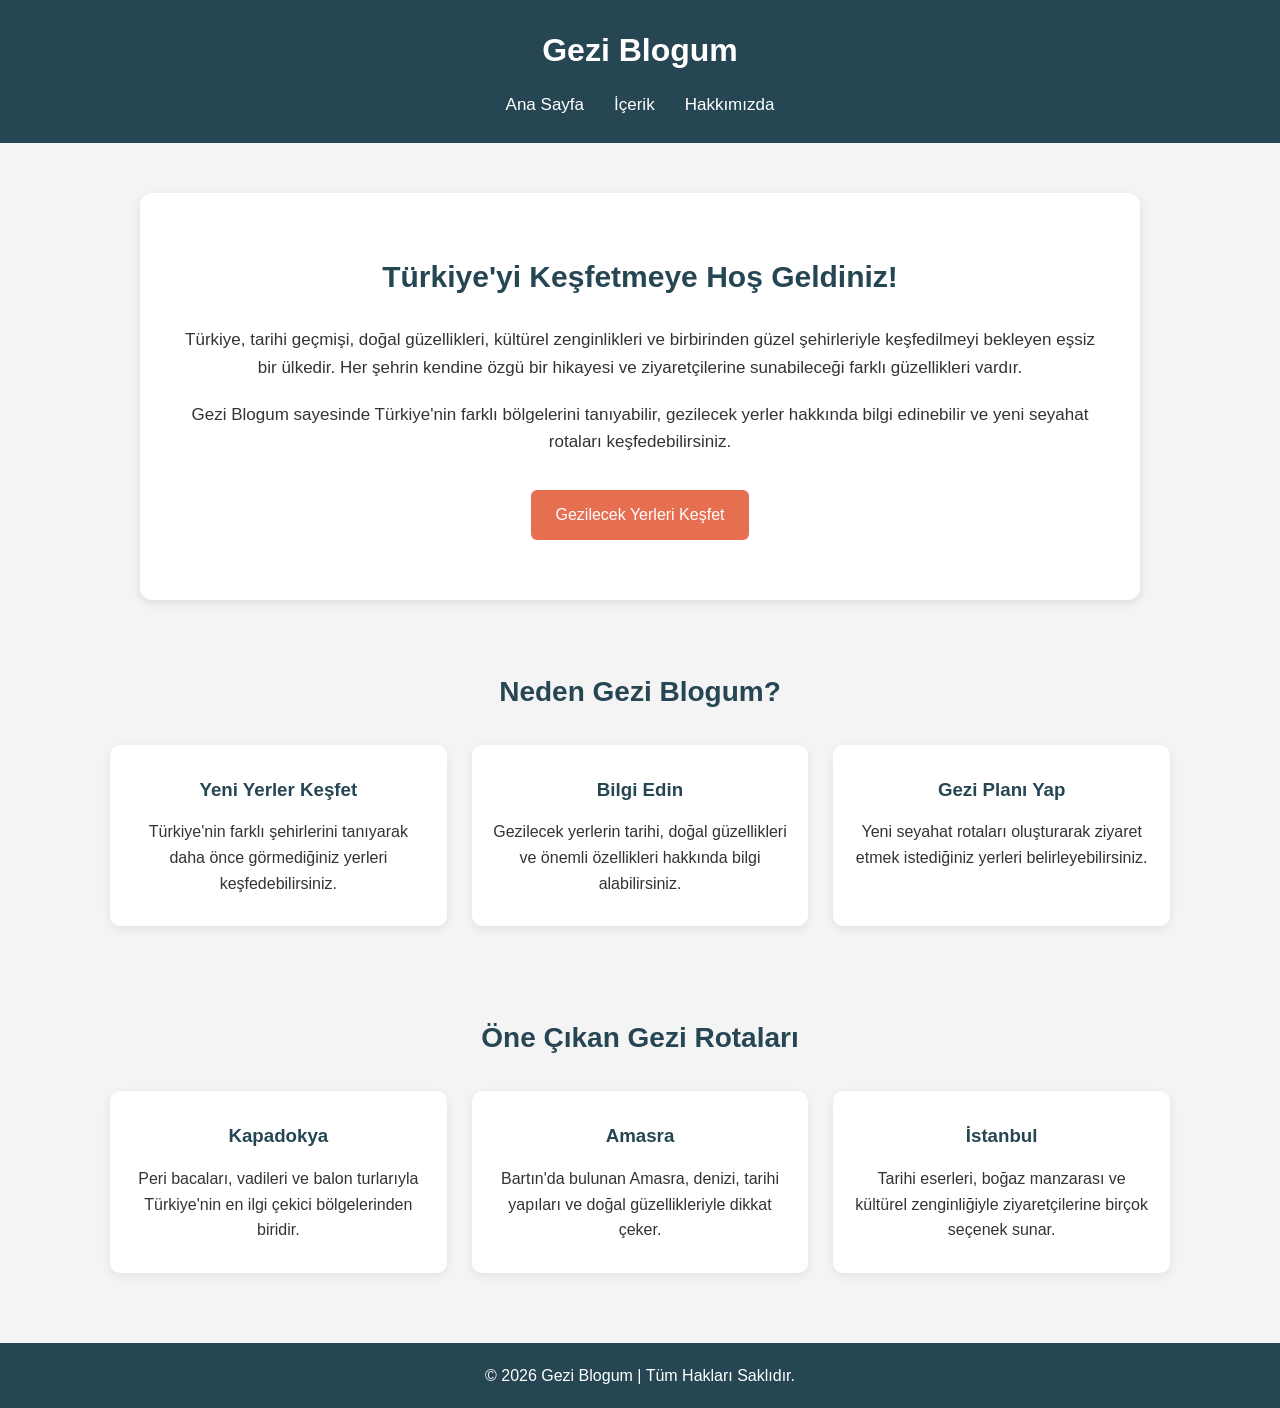
<file: index.html>
<!DOCTYPE html>
<html lang="tr">
<head>
    <meta charset="UTF-8">
    <meta name="viewport" content="width=device-width, initial-scale=1.0">
    <title>Gezi Blogum - Ana Sayfa</title>
    <link rel="stylesheet" href="style.css">
</head>
<body>

    <header class="header">
        <h1>Gezi Blogum</h1>

        <nav>
            <ul>
                <li><a href="index.html">Ana Sayfa</a></li>
                <li><a href="icerik.html">İçerik</a></li>
                <li><a href="hakkimizda.html">Hakkımızda</a></li>
            </ul>
        </nav>
    </header>

    <main>

        <section class="anasayfa">
            <h2>Türkiye'yi Keşfetmeye Hoş Geldiniz!</h2>

            <p>
                Türkiye, tarihi geçmişi, doğal güzellikleri,
                kültürel zenginlikleri ve birbirinden güzel
                şehirleriyle keşfedilmeyi bekleyen eşsiz bir ülkedir.
                Her şehrin kendine özgü bir hikayesi ve
                ziyaretçilerine sunabileceği farklı güzellikleri vardır.
            </p>

            <p>
                Gezi Blogum sayesinde Türkiye'nin farklı bölgelerini
                tanıyabilir, gezilecek yerler hakkında bilgi edinebilir
                ve yeni seyahat rotaları keşfedebilirsiniz.
            </p>

            <a href="icerik.html" class="buton">
                Gezilecek Yerleri Keşfet
            </a>
        </section>

        <section class="tanitim">
            <h2>Neden Gezi Blogum?</h2>

            <div class="tanitim-kartlar">

                <div class="tanitim-kart">
                    <h3>Yeni Yerler Keşfet</h3>
                    <p>
                        Türkiye'nin farklı şehirlerini tanıyarak
                        daha önce görmediğiniz yerleri keşfedebilirsiniz.
                    </p>
                </div>

                <div class="tanitim-kart">
                    <h3>Bilgi Edin</h3>
                    <p>
                        Gezilecek yerlerin tarihi, doğal güzellikleri
                        ve önemli özellikleri hakkında bilgi alabilirsiniz.
                    </p>
                </div>

                <div class="tanitim-kart">
                    <h3>Gezi Planı Yap</h3>
                    <p>
                        Yeni seyahat rotaları oluşturarak
                        ziyaret etmek istediğiniz yerleri belirleyebilirsiniz.
                    </p>
                </div>

            </div>
        </section>

        <section class="one-cikan">
            <h2>Öne Çıkan Gezi Rotaları</h2>

            <div class="rota-kartlar">

                <div class="rota-kart">
                    <h3>Kapadokya</h3>
                    <p>
                        Peri bacaları, vadileri ve balon turlarıyla
                        Türkiye'nin en ilgi çekici bölgelerinden biridir.
                    </p>
                </div>

                <div class="rota-kart">
                    <h3>Amasra</h3>
                    <p>
                        Bartın'da bulunan Amasra, denizi, tarihi
                        yapıları ve doğal güzellikleriyle dikkat çeker.
                    </p>
                </div>

                <div class="rota-kart">
                    <h3>İstanbul</h3>
                    <p>
                        Tarihi eserleri, boğaz manzarası ve kültürel
                        zenginliğiyle ziyaretçilerine birçok seçenek sunar.
                    </p>
                </div>

            </div>
        </section>

    </main>

    <footer>
        <p>© 2026 Gezi Blogum | Tüm Hakları Saklıdır.</p>
    </footer>

</body>
</html>
</file>
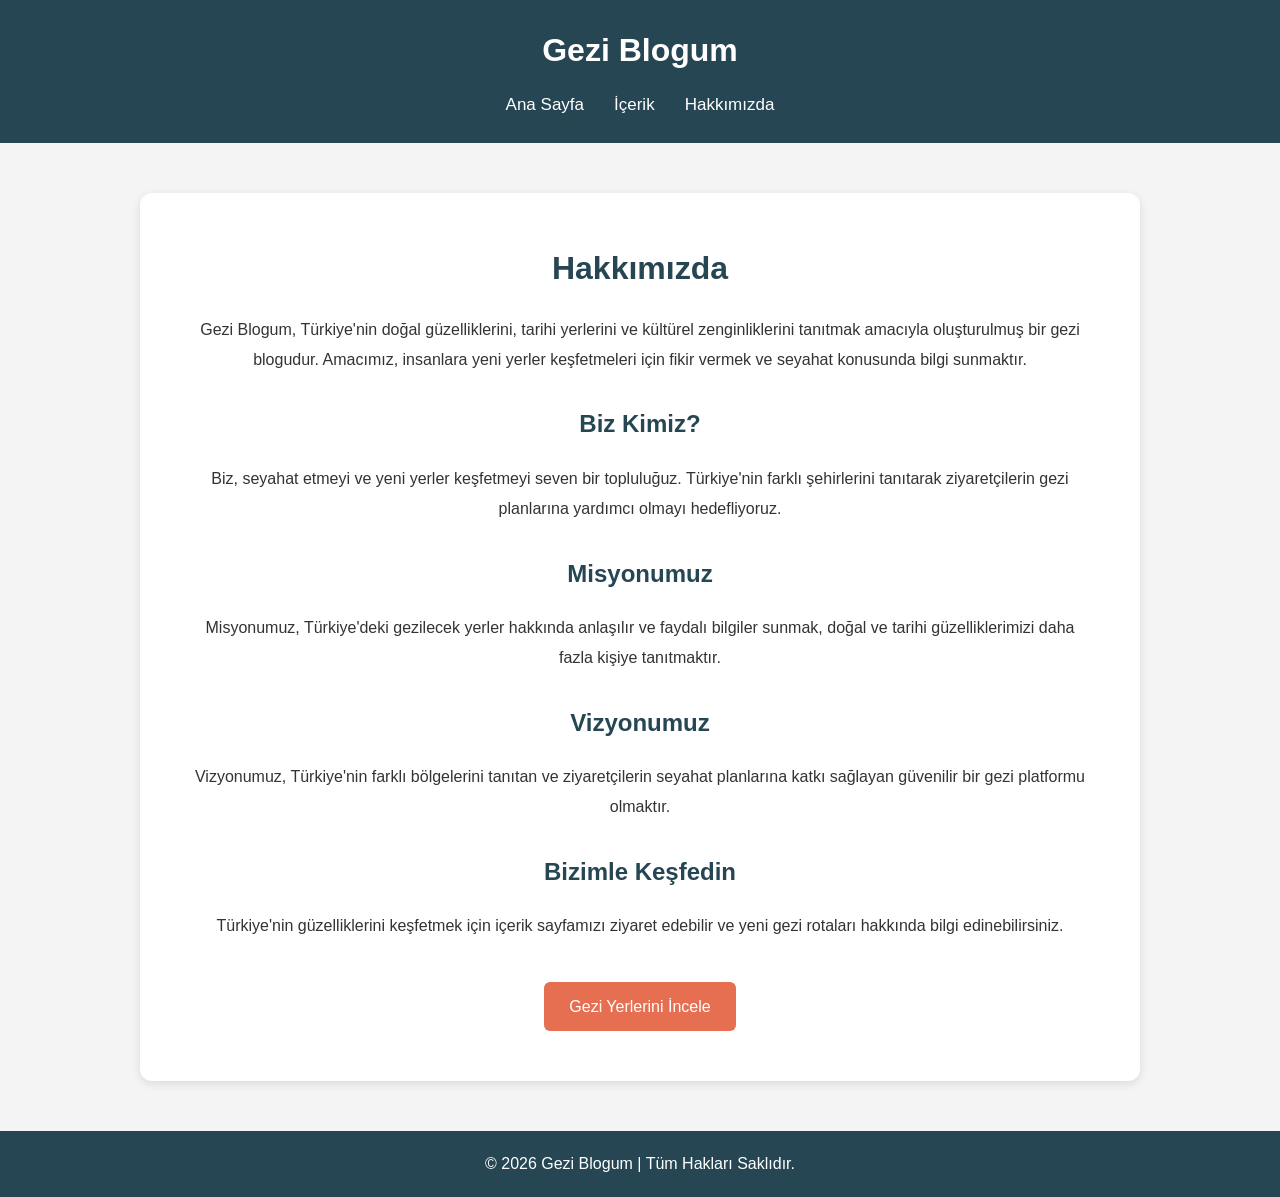
<file: hakkimizda.html>
<!DOCTYPE html>
<html lang="tr">
<head>
    <meta charset="UTF-8">
    <meta name="viewport" content="width=device-width, initial-scale=1.0">
    <title>Gezi Blogum - Hakkımızda</title>
    <link rel="stylesheet" href="style.css">
</head>
<body>

    <header class="header">
        <h1>Gezi Blogum</h1>

        <nav>
            <ul>
                <li><a href="index.html">Ana Sayfa</a></li>
                <li><a href="icerik.html">İçerik</a></li>
                <li><a href="hakkimizda.html">Hakkımızda</a></li>
            </ul>
        </nav>
    </header>

    <main class="hakkimizda-sayfa">

        <h2>Hakkımızda</h2>

        <p>
            Gezi Blogum, Türkiye'nin doğal güzelliklerini,
            tarihi yerlerini ve kültürel zenginliklerini
            tanıtmak amacıyla oluşturulmuş bir gezi blogudur.
            Amacımız, insanlara yeni yerler keşfetmeleri için
            fikir vermek ve seyahat konusunda bilgi sunmaktır.
        </p>

        <h2>Biz Kimiz?</h2>

        <p>
            Biz, seyahat etmeyi ve yeni yerler keşfetmeyi
            seven bir topluluğuz. Türkiye'nin farklı
            şehirlerini tanıtarak ziyaretçilerin gezi
            planlarına yardımcı olmayı hedefliyoruz.
        </p>

        <h2>Misyonumuz</h2>

        <p>
            Misyonumuz, Türkiye'deki gezilecek yerler hakkında
            anlaşılır ve faydalı bilgiler sunmak, doğal ve
            tarihi güzelliklerimizi daha fazla kişiye tanıtmaktır.
        </p>

        <h2>Vizyonumuz</h2>

        <p>
            Vizyonumuz, Türkiye'nin farklı bölgelerini
            tanıtan ve ziyaretçilerin seyahat planlarına
            katkı sağlayan güvenilir bir gezi platformu olmaktır.
        </p>

        <h2>Bizimle Keşfedin</h2>

        <p>
            Türkiye'nin güzelliklerini keşfetmek için
            içerik sayfamızı ziyaret edebilir ve yeni
            gezi rotaları hakkında bilgi edinebilirsiniz.
        </p>

        <a href="icerik.html" class="buton">
            Gezi Yerlerini İncele
        </a>

    </main>

    <footer>
        <p>© 2026 Gezi Blogum | Tüm Hakları Saklıdır.</p>
    </footer>

</body>
</html>
</file>
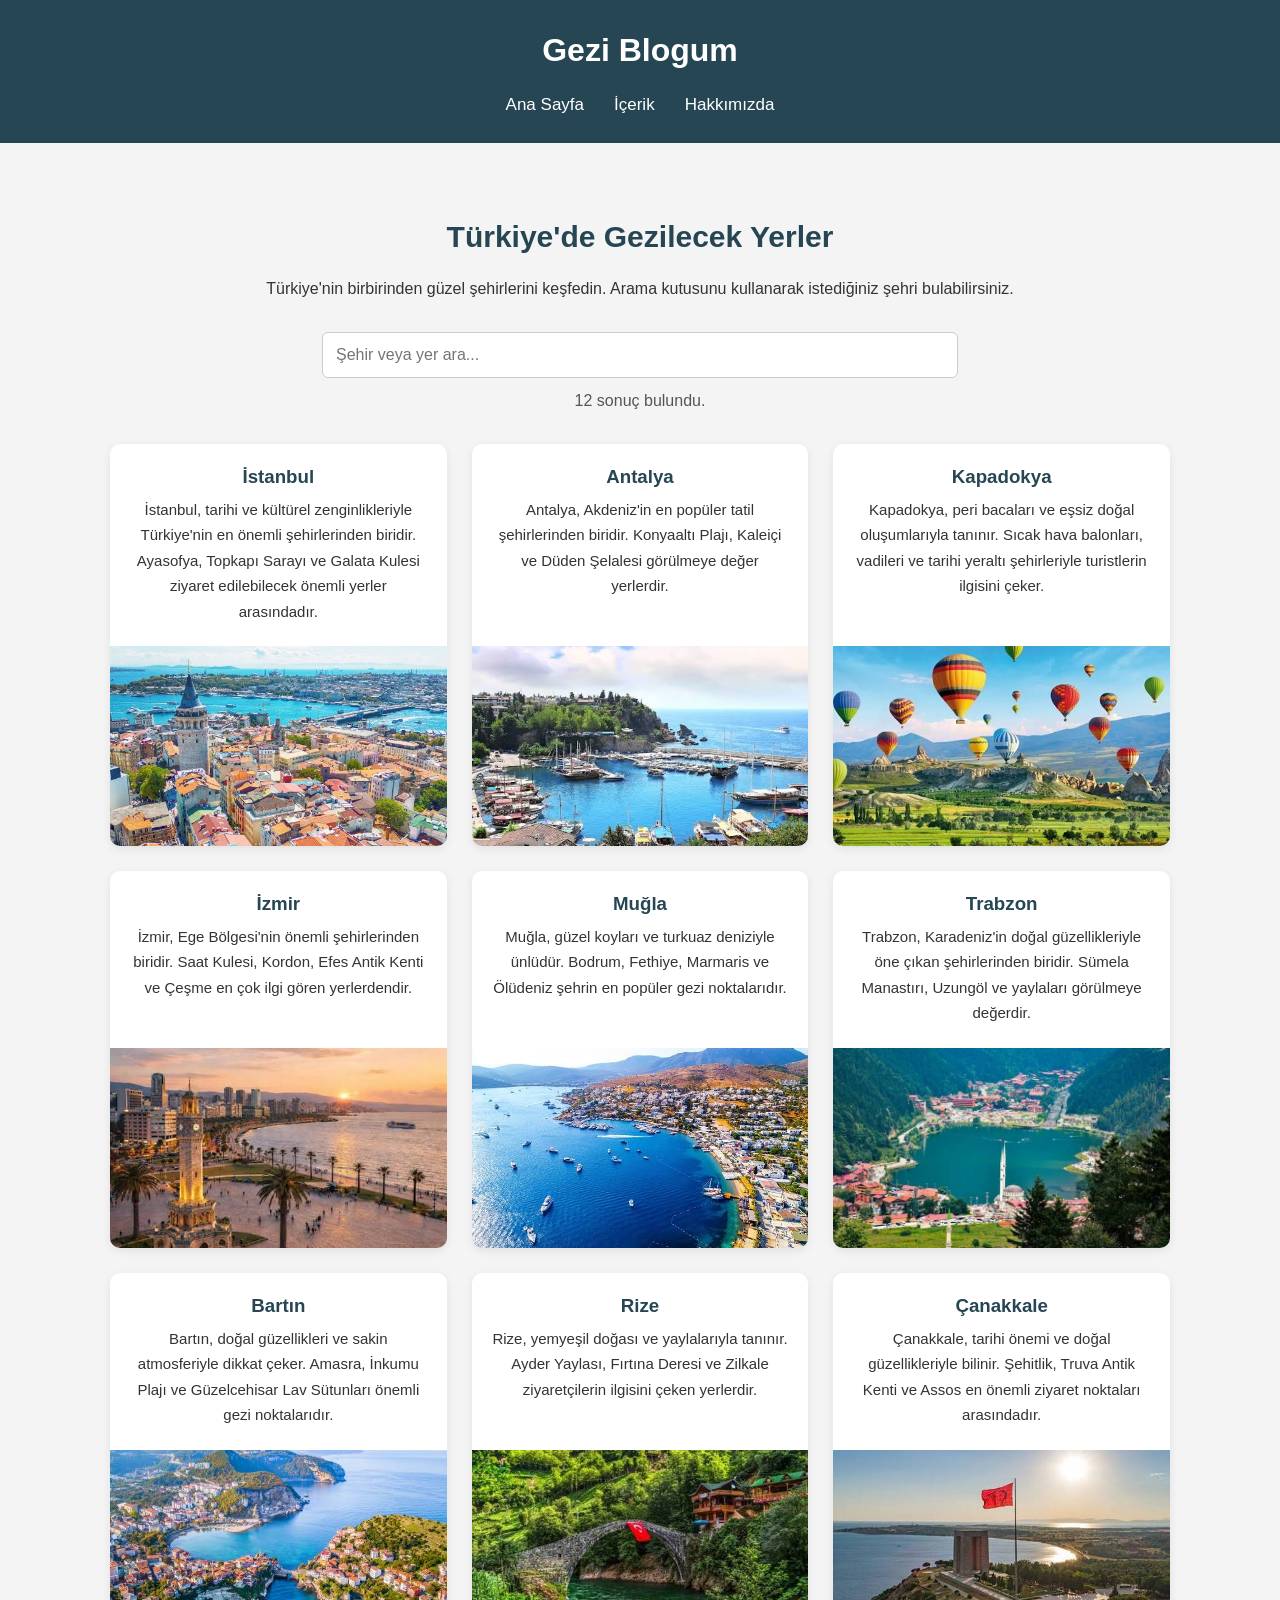
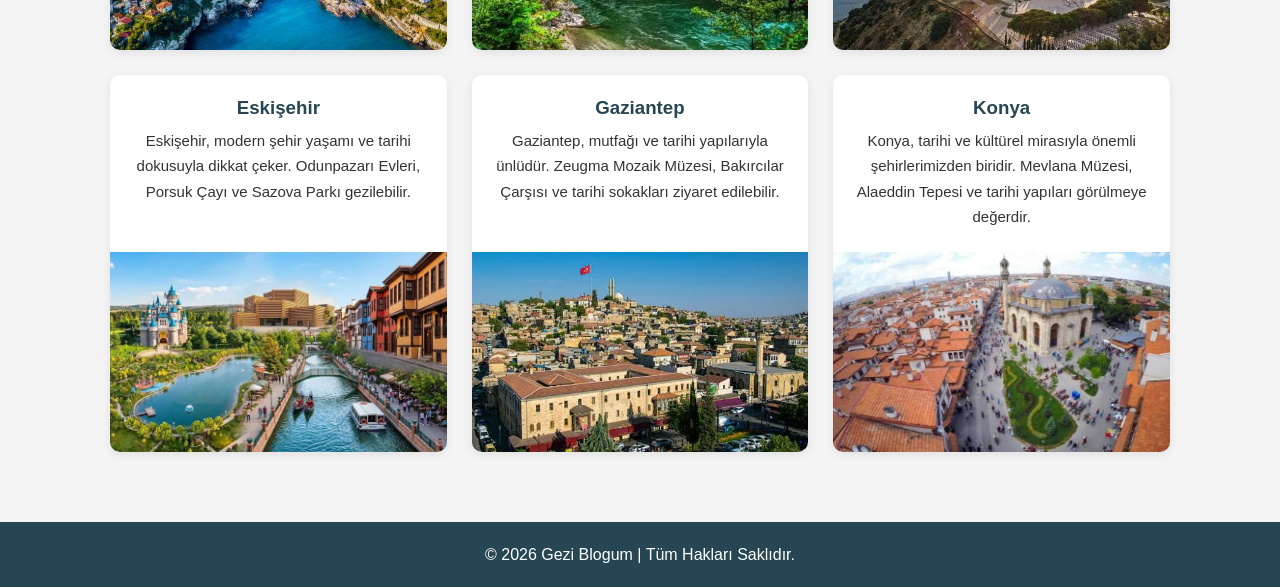
<file: icerik.html>
<!DOCTYPE html>
<html lang="tr">
<head>
    <meta charset="UTF-8">
    <meta name="viewport" content="width=device-width, initial-scale=1.0">
    <title>Gezi Blogum - İçerik</title>
    <link rel="stylesheet" href="style.css">
    <script src="script.js" defer></script>
</head>
<body>

    <header class="header">
        <h1>Gezi Blogum</h1>

        <nav>
            <ul>
                <li><a href="index.html">Ana Sayfa</a></li>
                <li><a href="icerik.html">İçerik</a></li>
                <li><a href="hakkimizda.html">Hakkımızda</a></li>
            </ul>
        </nav>
    </header>

    <main class="icerik-sayfasi">

        <h2>Türkiye'de Gezilecek Yerler</h2>

        <p class="icerik-aciklama">
            Türkiye'nin birbirinden güzel şehirlerini keşfedin.
            Arama kutusunu kullanarak istediğiniz şehri bulabilirsiniz.
        </p>

        <div class="arama-alani">
            <input
                type="text"
                id="arama"
                placeholder="Şehir veya yer ara..."
            >
            <p id="sonuc">12 sonuç bulundu.</p>
        </div>

        <div class="kartlar">

            <div class="kart">
                <h3>İstanbul</h3>
                <p>
                    İstanbul, tarihi ve kültürel zenginlikleriyle
                    Türkiye'nin en önemli şehirlerinden biridir.
                    Ayasofya, Topkapı Sarayı ve Galata Kulesi
                    ziyaret edilebilecek önemli yerler arasındadır.
                </p>
                <img src="img/istanbul.jpg" alt="">
            </div>

            <div class="kart">
                <h3>Antalya</h3>
                <p>
                    Antalya, Akdeniz'in en popüler tatil şehirlerinden
                    biridir. Konyaaltı Plajı, Kaleiçi ve Düden
                    Şelalesi görülmeye değer yerlerdir.
                </p>
                <img src="img/antalya.jpg" alt="">
            </div>

            <div class="kart">
                <h3>Kapadokya</h3>
                <p>
                    Kapadokya, peri bacaları ve eşsiz doğal
                    oluşumlarıyla tanınır. Sıcak hava balonları,
                    vadileri ve tarihi yeraltı şehirleriyle
                    turistlerin ilgisini çeker.
                </p>
                <img src="img/kapadokya.jpg" alt="">
            </div>

            <div class="kart">
                <h3>İzmir</h3>
                <p>
                    İzmir, Ege Bölgesi'nin önemli şehirlerinden
                    biridir. Saat Kulesi, Kordon, Efes Antik Kenti
                    ve Çeşme en çok ilgi gören yerlerdendir.
                </p>
                <img src="img/izmir.jpg" alt="">
            </div>

            <div class="kart">
                <h3>Muğla</h3>
                <p>
                    Muğla, güzel koyları ve turkuaz deniziyle
                    ünlüdür. Bodrum, Fethiye, Marmaris ve Ölüdeniz
                    şehrin en popüler gezi noktalarıdır.
                </p>
                <img src="img/mugla.jpg" alt="">
            </div>

            <div class="kart">
                <h3>Trabzon</h3>
                <p>
                    Trabzon, Karadeniz'in doğal güzellikleriyle
                    öne çıkan şehirlerinden biridir. Sümela
                    Manastırı, Uzungöl ve yaylaları görülmeye değerdir.
                </p>
                <img src="img/trabzon.jpg" alt="">
            </div>

            <div class="kart">
                <h3>Bartın</h3>
                <p>
                    Bartın, doğal güzellikleri ve sakin atmosferiyle
                    dikkat çeker. Amasra, İnkumu Plajı ve
                    Güzelcehisar Lav Sütunları önemli gezi noktalarıdır.
                </p>
                <img src="img/bartin.jpg" alt="">
            </div>

            <div class="kart">
                <h3>Rize</h3>
                <p>
                    Rize, yemyeşil doğası ve yaylalarıyla tanınır.
                    Ayder Yaylası, Fırtına Deresi ve Zilkale
                    ziyaretçilerin ilgisini çeken yerlerdir.
                </p>
                <img src="img/rize.jpg" alt="">
            </div>

            <div class="kart">
                <h3>Çanakkale</h3>
                <p>
                    Çanakkale, tarihi önemi ve doğal güzellikleriyle
                    bilinir. Şehitlik, Truva Antik Kenti ve
                    Assos en önemli ziyaret noktaları arasındadır.
                </p>
                <img src="img/canakkale.jpg" alt="">
            </div>

            <div class="kart">
                <h3>Eskişehir</h3>
                <p>
                    Eskişehir, modern şehir yaşamı ve tarihi
                    dokusuyla dikkat çeker. Odunpazarı Evleri,
                    Porsuk Çayı ve Sazova Parkı gezilebilir.
                </p>
                <img src="img/eskisehir.jpg" alt="">
            </div>

            <div class="kart">
                <h3>Gaziantep</h3>
                <p>
                    Gaziantep, mutfağı ve tarihi yapılarıyla
                    ünlüdür. Zeugma Mozaik Müzesi, Bakırcılar
                    Çarşısı ve tarihi sokakları ziyaret edilebilir.
                </p>
                <img src="img/gaziantep.jpg" alt="">
            </div>

            <div class="kart">
                <h3>Konya</h3>
                <p>
                    Konya, tarihi ve kültürel mirasıyla önemli
                    şehirlerimizden biridir. Mevlana Müzesi,
                    Alaeddin Tepesi ve tarihi yapıları görülmeye değerdir.
                </p>
                <img src="img/konya.jpg" alt="">
            </div>

        </div>

    </main>

    <footer>
        <p>© 2026 Gezi Blogum | Tüm Hakları Saklıdır.</p>
    </footer>

</body>
</html>
</file>
<file: style.css>
/* GENEL AYARLAR */

* {
    margin: 0;
    padding: 0;
    box-sizing: border-box;
}

body {
    font-family: Arial, sans-serif;
    background-color: #f4f4f4;
    color: #333;
    line-height: 1.6;
}

/* HEADER */

.header {
    background-color: #264653;
    color: white;
    text-align: center;
    padding: 25px;
}

.header h1 {
    margin-bottom: 15px;
    font-size: 32px;
}

/* MENÜ */

nav ul {
    list-style: none;
    display: flex;
    justify-content: center;
    gap: 30px;
}

nav ul li a {
    color: white;
    text-decoration: none;
    font-size: 17px;
    transition: 0.3s;
}

nav ul li a:hover {
    color: #e9c46a;
}

/* ANA SAYFA */

.anasayfa {
    max-width: 1000px;
    margin: 50px auto;
    padding: 60px 40px;
    background-color: white;
    text-align: center;
    border-radius: 12px;
    box-shadow: 0 3px 10px rgba(0,0,0,0.1);
}

.anasayfa h2 {
    color: #264653;
    font-size: 30px;
    margin-bottom: 25px;
}

.anasayfa p {
    font-size: 17px;
    margin-bottom: 20px;
}

/* BUTON */

.buton {
    display: inline-block;
    background-color: #e76f51;
    color: white;
    padding: 12px 25px;
    text-decoration: none;
    border-radius: 6px;
    margin-top: 15px;
    transition: 0.3s;
}

.buton:hover {
    background-color: #c65338;
}

/* TANITIM */

.tanitim {
    max-width: 1100px;
    margin: 50px auto;
    text-align: center;
    padding: 20px;
}

.tanitim h2,
.one-cikan h2 {
    color: #264653;
    margin-bottom: 30px;
    font-size: 28px;
}

.tanitim-kartlar,
.rota-kartlar {
    display: grid;
    grid-template-columns: repeat(3, 1fr);
    gap: 25px;
}

.tanitim-kart,
.rota-kart {
    background-color: white;
    padding: 30px 20px;
    border-radius: 10px;
    box-shadow: 0 3px 10px rgba(0,0,0,0.08);
    transition: 0.3s;
}

.tanitim-kart:hover,
.rota-kart:hover {
    transform: translateY(-5px);
}

.tanitim-kart h3,
.rota-kart h3 {
    color: #264653;
    margin-bottom: 15px;
}

/* ÖNE ÇIKAN ROTALAR */

.one-cikan {
    max-width: 1100px;
    margin: 50px auto;
    padding: 20px;
    text-align: center;
}

/* İÇERİK SAYFASI */

.icerik-sayfasi {
    max-width: 1100px;
    margin: 50px auto;
    padding: 20px;
    text-align: center;
}

.icerik-sayfasi h2 {
    color: #264653;
    font-size: 30px;
    margin-bottom: 15px;
}

.icerik-aciklama {
    margin-bottom: 30px;
}

/* ARAMA KUTUSU */

.arama-alani {
    margin-bottom: 30px;
}

#arama {
    width: 60%;
    padding: 13px;
    border: 1px solid #ccc;
    border-radius: 6px;
    font-size: 16px;
    outline: none;
}

#arama:focus {
    border-color: #264653;
}

#sonuc {
    margin-top: 10px;
    color: #555;
}



/* KARTLARIN YAN YANA DİZİLMESİ */

.kartlar {
    display: grid;
    grid-template-columns: repeat(3, 1fr);
    gap: 25px;
    align-items: stretch;
}

/* KART TASARIMI */

.kart {
    background-color: white;
    padding: 0;
    border-radius: 10px;
    overflow: hidden;
    box-shadow: 0 3px 10px rgba(0,0,0,0.08);
    transition: 0.3s;

    display: flex;
    flex-direction: column;
}

.kart img {
    width: 100%;
    height: 200px;
    object-fit: cover;
    display: block;
    flex-shrink: 0;
}

.kart h3 {
    color: #264653;
    padding: 18px 20px 5px;
    margin: 0;
}

.kart p {
    font-size: 15px;
    line-height: 1.7;
    padding: 0 20px 22px;
    margin: 0;
    flex-grow: 1;
}

/* TABLET */

@media (max-width: 700px) {
    .kartlar {
        grid-template-columns: repeat(2, 1fr);
    }
}

/* TELEFON */

@media (max-width: 450px) {
    .kartlar {
        grid-template-columns: 1fr;
    }
}


/* HAKKIMIZDA */

.hakkimizda-sayfa {
    max-width: 1000px;
    margin: 50px auto;
    padding: 50px;
    background-color: white;
    border-radius: 12px;
    box-shadow: 0 3px 10px rgba(0,0,0,0.1);
    text-align: center;
}

.hakkimizda-sayfa h2 {
    color: #264653;
    margin-top: 30px;
    margin-bottom: 20px;
}

.hakkimizda-sayfa h2:first-child {
    margin-top: 0;
    font-size: 32px;
}

.hakkimizda-sayfa p {
    font-size: 16px;
    line-height: 1.9;
    margin-bottom: 25px;
}

/* FOOTER */

footer {
    background-color: #264653;
    color: white;
    text-align: center;
    padding: 20px;
    margin-top: 50px;
}

/* TABLET */

@media (max-width: 700px) {

    .kartlar,
    .tanitim-kartlar,
    .rota-kartlar {
        grid-template-columns: repeat(2, 1fr);
    }

    #arama {
        width: 90%;
    }

    .hakkimizda-sayfa {
        margin: 25px 15px;
        padding: 25px;
    }

    .anasayfa {
        margin: 25px 15px;
        padding: 35px 20px;
    }
}

/* TELEFON */

@media (max-width: 450px) {

    .kartlar,
    .tanitim-kartlar,
    .rota-kartlar {
        grid-template-columns: 1fr;
    }

    .header h1 {
        font-size: 26px;
    }

    nav ul {
        gap: 15px;
        flex-wrap: wrap;
    }

    nav ul li a {
        font-size: 15px;
    }

    .anasayfa h2 {
        font-size: 24px;
    }
}
</file>
